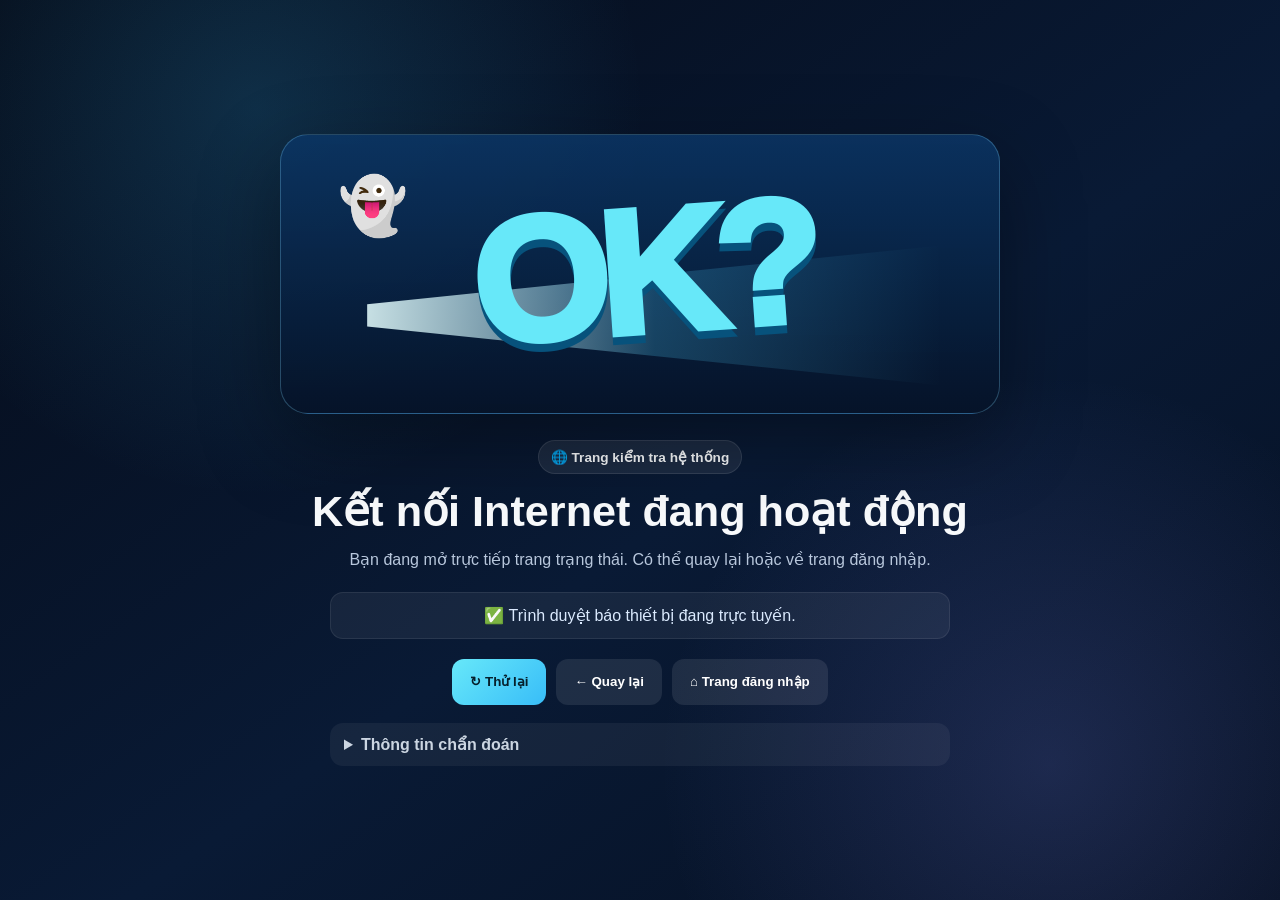
<file: offline.html>
<!DOCTYPE html>
<html lang="vi">

<head>
    <meta charset="UTF-8">
    <meta name="viewport" content="width=device-width, initial-scale=1.0">
    <meta name="application-version" content="4.4.0">
    <meta name="theme-color" content="#07111f">
    <title>Trạng thái hệ thống</title>
    <style>
        * {
            box-sizing: border-box;
        }

        body {
            margin: 0;
            min-height: 100vh;
            min-height: 100dvh;
            display: grid;
            place-items: center;
            padding: 20px;
            font-family: Inter, Arial, sans-serif;
            color: #f8fafc;
            background:
                radial-gradient(circle at 20% 12%, rgba(56, 189, 248, .18), transparent 30%),
                radial-gradient(circle at 82% 85%, rgba(129, 140, 248, .18), transparent 30%),
                linear-gradient(145deg, #050b18, #091a35 55%, #061022);
        }

        .box {
            width: min(720px, 100%);
            text-align: center;
        }

        .scene {
            position: relative;
            height: 280px;
            overflow: hidden;
            border-radius: 28px;
            border: 1px solid rgba(125, 211, 252, .28);
            background: linear-gradient(180deg, rgba(11, 53, 100, .88), rgba(6, 19, 40, .94));
            box-shadow: 0 28px 80px rgba(0, 0, 0, .35);
            margin-bottom: 26px;
        }

        .ghost {
            position: absolute;
            top: 38px;
            left: 8%;
            font-size: 56px;
            animation: float 2.6s ease-in-out infinite;
            z-index: 3;
        }

        .beam {
            position: absolute;
            top: 110px;
            left: 12%;
            width: 80%;
            height: 140px;
            background: linear-gradient(90deg, rgba(230, 255, 255, .86), rgba(80, 210, 255, .22), transparent);
            clip-path: polygon(0 42%, 100% 0, 100% 100%, 0 58%);
        }

        .code {
            position: absolute;
            inset: 50% auto auto 50%;
            transform: translate(-50%, -50%) rotate(-4deg);
            font-size: clamp(5.8rem, 22vw, 11rem);
            font-weight: 1000;
            color: #67e8f9;
            text-shadow: 0 8px 0 #07527c;
            z-index: 4;
            letter-spacing: -.06em;
        }

        .status-pill {
            display: inline-flex;
            align-items: center;
            gap: 8px;
            padding: 8px 12px;
            margin-bottom: 12px;
            border-radius: 999px;
            font-size: .85rem;
            font-weight: 800;
            background: rgba(255, 255, 255, .08);
            border: 1px solid rgba(255, 255, 255, .10);
        }

        h1 {
            margin: 0 0 10px;
            font-size: clamp(1.8rem, 6vw, 2.7rem);
        }

        .lead {
            margin: 0 auto;
            max-width: 620px;
            color: #b8c7dc;
            line-height: 1.7;
        }

        #networkStatus {
            margin: 18px auto 0;
            padding: 13px 15px;
            max-width: 620px;
            border-radius: 13px;
            color: #dbeafe;
            background: rgba(255, 255, 255, .06);
            border: 1px solid rgba(255, 255, 255, .08);
        }

        .actions {
            display: flex;
            justify-content: center;
            flex-wrap: wrap;
            gap: 10px;
            margin-top: 20px;
        }

        button,
        a {
            min-height: 46px;
            padding: 0 18px;
            border-radius: 12px;
            border: 0;
            cursor: pointer;
            display: inline-flex;
            align-items: center;
            justify-content: center;
            text-decoration: none;
            font-weight: 850;
        }

        .primary {
            background: linear-gradient(135deg, #67e8f9, #38bdf8);
            color: #06202c;
        }

        .secondary {
            background: rgba(255, 255, 255, .09);
            color: white;
        }

        details {
            margin: 18px auto 0;
            max-width: 620px;
            padding: 12px 14px;
            text-align: left;
            border-radius: 13px;
            background: rgba(255, 255, 255, .05);
            color: #cbd5e1;
        }

        summary {
            cursor: pointer;
            font-weight: 800;
        }

        #diagnostics {
            margin-top: 10px;
            white-space: pre-wrap;
            word-break: break-word;
            font: 12px/1.6 Consolas, monospace;
        }

        @keyframes float {

            0%,
            100% {
                transform: translateY(0)
            }

            50% {
                transform: translateY(-12px)
            }
        }

        @media (max-width: 520px) {
            .scene {
                height: 230px
            }

            .ghost {
                top: 26px;
                font-size: 46px
            }

            .beam {
                top: 90px
            }

            .actions>* {
                width: 100%
            }
        }
    </style>
</head>

<body>
    <main class="box">
        <div class="scene" aria-hidden="true">
            <div class="ghost">👻</div>
            <div class="beam"></div>
            <div class="code" id="errorCode">404</div>
        </div>

        <div class="status-pill" id="statusPill">Đang kiểm tra trạng thái...</div>
        <h1 id="title">Có ai ở đó không?</h1>
        <p class="lead" id="message">Hệ thống đang xác định đây là lỗi đường dẫn hay sự cố kết nối.</p>
        <div id="networkStatus">Đang kiểm tra Internet và Service Worker...</div>

        <div class="actions">
            <button type="button" class="primary" onclick="retryPage()">↻ Thử lại</button>
            <button type="button" class="secondary" onclick="goBack()">← Quay lại</button>
            <button type="button" class="secondary" onclick="goHome()">⌂ Trang đăng nhập</button>
        </div>

        <details>
            <summary>Thông tin chẩn đoán</summary>
            <div id="diagnostics"></div>
        </details>
    </main>

    <script>
        (() => {
            'use strict';
            const appVersion = '4.4.0';
            const injectedMode = window.__APP_SW_ERROR_MODE__ || '';
            const failedUrl = window.__APP_FAILED_URL__ || new URLSearchParams(location.search).get('from') || location.href;
            let mode = injectedMode || (navigator.onLine ? 'status' : 'offline');
            let wasOffline = mode === 'offline' || !navigator.onLine;
            let autoRetried = false;

            const ui = {
                code: document.getElementById('errorCode'),
                pill: document.getElementById('statusPill'),
                title: document.getElementById('title'),
                message: document.getElementById('message'),
                network: document.getElementById('networkStatus'),
                diagnostics: document.getElementById('diagnostics')
            };

            function setText(el, text) { if (el) el.textContent = text; }

            function render() {
                const online = navigator.onLine;
                if (mode === '404') {
                    setText(ui.code, '404');
                    setText(ui.pill, '🔎 Không tìm thấy tài nguyên');
                    setText(ui.title, 'Trang này không tồn tại');
                    setText(ui.message, 'Máy chủ đang hoạt động nhưng đường dẫn bạn mở không tồn tại, đã bị đổi tên hoặc đã bị xóa.');
                    setText(ui.network, online ? '✅ Internet đang hoạt động. Đây là lỗi 404, không phải mất mạng.' : '⚠️ Thiết bị vừa mất mạng trong lúc đang ở trang 404.');
                } else if (mode === 'server') {
                    setText(ui.code, '503');
                    setText(ui.pill, '🛠️ Máy chủ tạm thời không sẵn sàng');
                    setText(ui.title, 'Hệ thống chưa thể phản hồi');
                    setText(ui.message, 'Máy chủ trả về lỗi tạm thời. Dữ liệu đám mây chưa được xác nhận nên ứng dụng không mở giao diện chính.');
                    setText(ui.network, online ? '🌐 Internet có kết nối; hãy thử lại sau khi máy chủ phục hồi.' : '📴 Thiết bị hiện cũng đang ngoại tuyến.');
                } else if (mode === 'offline' || !online) {
                    mode = 'offline';
                    setText(ui.code, 'OFF');
                    setText(ui.pill, '📴 Ngoại tuyến');
                    setText(ui.title, 'Mất kết nối Internet');
                    setText(ui.message, 'Không thể lấy dữ liệu mới nhất từ các dịch vụ đám mây. Trang chính được khóa để tránh hiển thị dữ liệu chưa đầy đủ.');
                    setText(ui.network, '⚠️ Hãy kiểm tra Wi‑Fi/4G/5G. Khi mạng trở lại, hệ thống sẽ thử tải lại một lần.');
                } else {
                    setText(ui.code, 'OK?');
                    setText(ui.pill, '🌐 Trang kiểm tra hệ thống');
                    setText(ui.title, 'Kết nối Internet đang hoạt động');
                    setText(ui.message, 'Bạn đang mở trực tiếp trang trạng thái. Có thể quay lại hoặc về trang đăng nhập.');
                    setText(ui.network, '✅ Trình duyệt báo thiết bị đang trực tuyến.');
                }

                updateDiagnostics();
            }

            async function getScopeInfo() {
                try {
                    if (!('serviceWorker' in navigator)) return { sw: 'unsupported', scope: '' };
                    const registration = await navigator.serviceWorker.getRegistration();
                    return {
                        sw: navigator.serviceWorker.controller ? 'controlled' : (registration ? 'registered' : 'not-registered'),
                        scope: registration ? registration.scope : ''
                    };
                } catch (error) {
                    return { sw: 'error: ' + error.message, scope: '' };
                }
            }

            async function updateDiagnostics() {
                const info = await getScopeInfo();
                setText(ui.diagnostics,
                    `Phiên bản: ${appVersion}\n` +
                    `Chế độ: ${mode}\n` +
                    `Online: ${navigator.onLine}\n` +
                    `URL lỗi: ${failedUrl}\n` +
                    `Service Worker: ${info.sw}\n` +
                    `Scope: ${info.scope || '(không có)'}\n` +
                    `Thời gian: ${new Date().toLocaleString('vi-VN')}`
                );
            }

            window.retryPage = function () {
                if (failedUrl && failedUrl !== location.href && /^https?:/i.test(failedUrl)) {
                    location.href = failedUrl;
                } else {
                    location.reload();
                }
            };

            window.goBack = function () {
                if (history.length > 1) history.back();
                else goHome();
            };

            window.goHome = async function () {
                try {
                    if ('serviceWorker' in navigator) {
                        const registration = await navigator.serviceWorker.getRegistration();
                        if (registration && registration.scope) {
                            location.href = new URL('index.html', registration.scope).href;
                            return;
                        }
                        if (navigator.serviceWorker.controller && navigator.serviceWorker.controller.scriptURL) {
                            location.href = new URL('index.html', navigator.serviceWorker.controller.scriptURL).href;
                            return;
                        }
                    }
                } catch (_) { }
                location.href = new URL('/index.html', location.origin).href;
            };

            window.addEventListener('online', () => {
                render();
                if (wasOffline && !autoRetried && mode === 'offline') {
                    autoRetried = true;
                    setText(ui.network, '✅ Đã có Internet. Đang thử mở lại trang trước...');
                    setTimeout(() => retryPage(), 900);
                }
            });
            window.addEventListener('offline', render);
            render();
        })();
    </script>
    <script src="js/security.js?v=20261017.production.split1"></script>
</body>

</html>
</file>
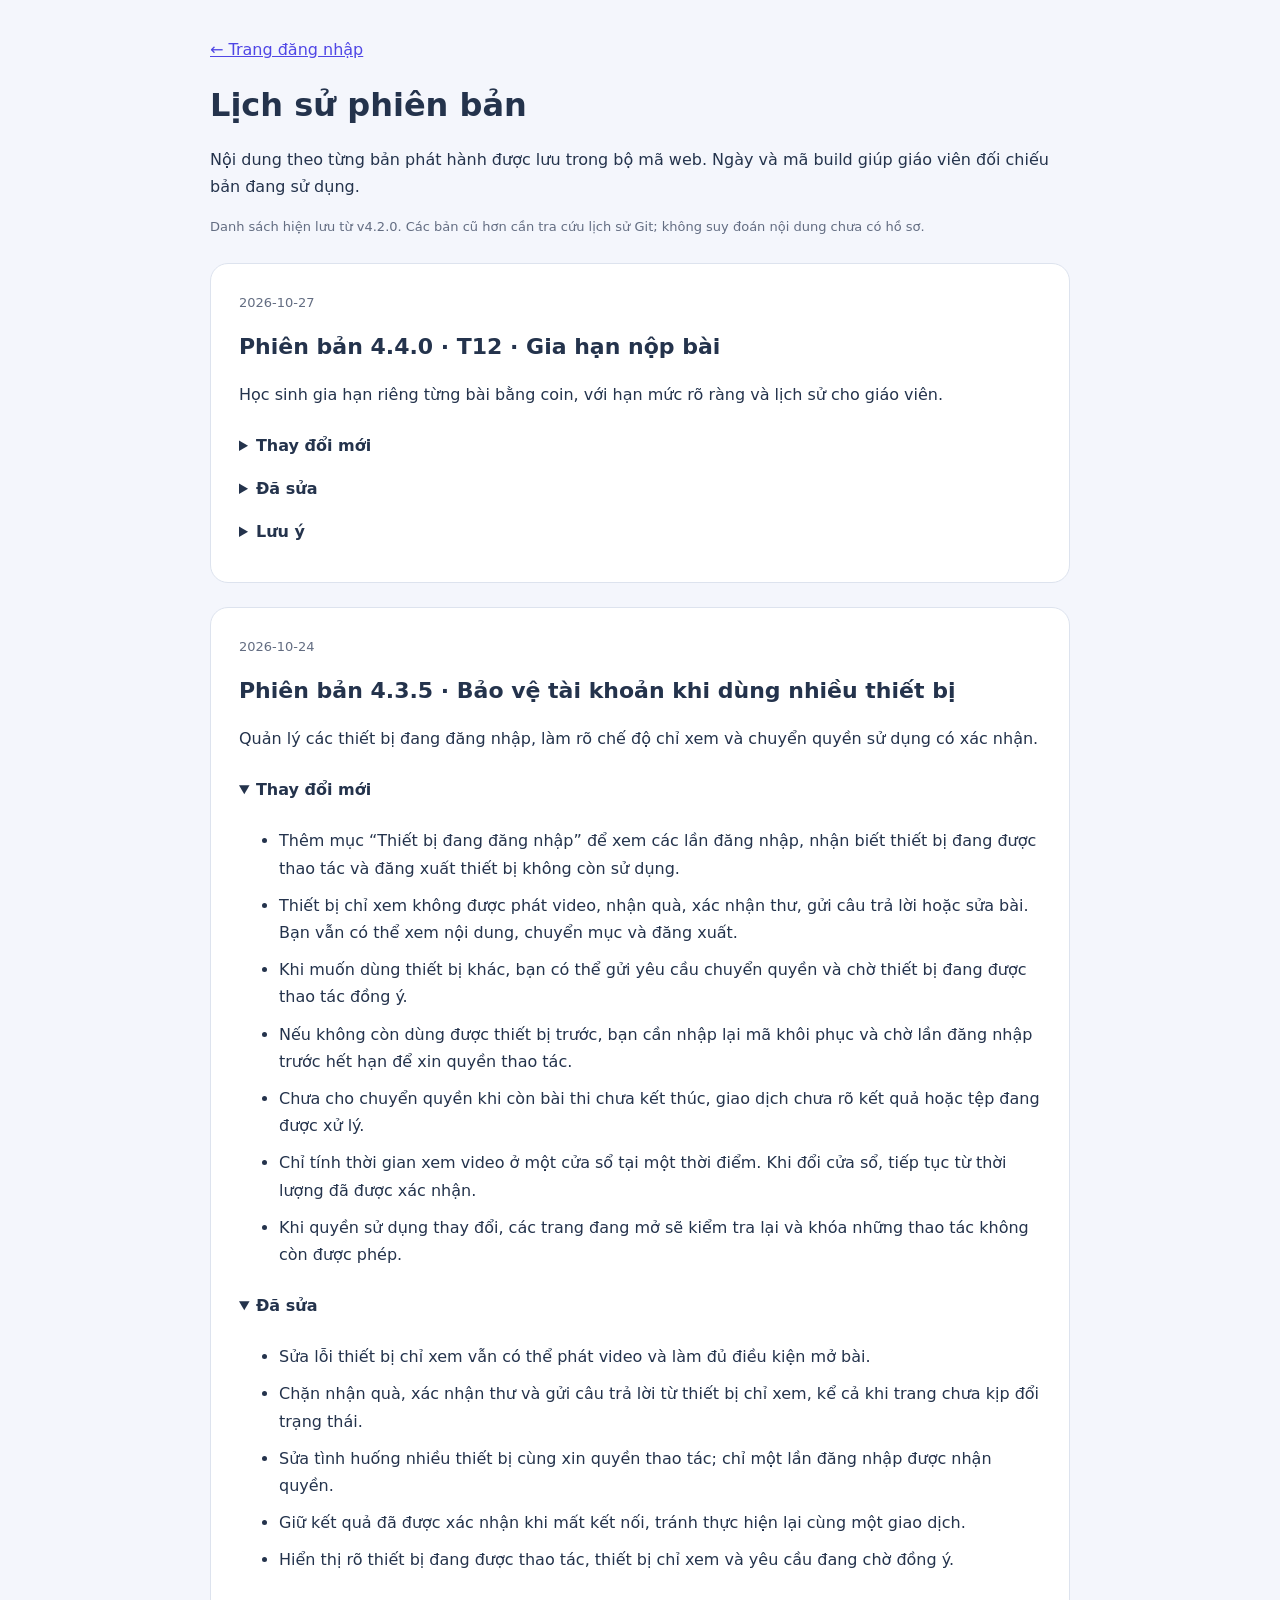
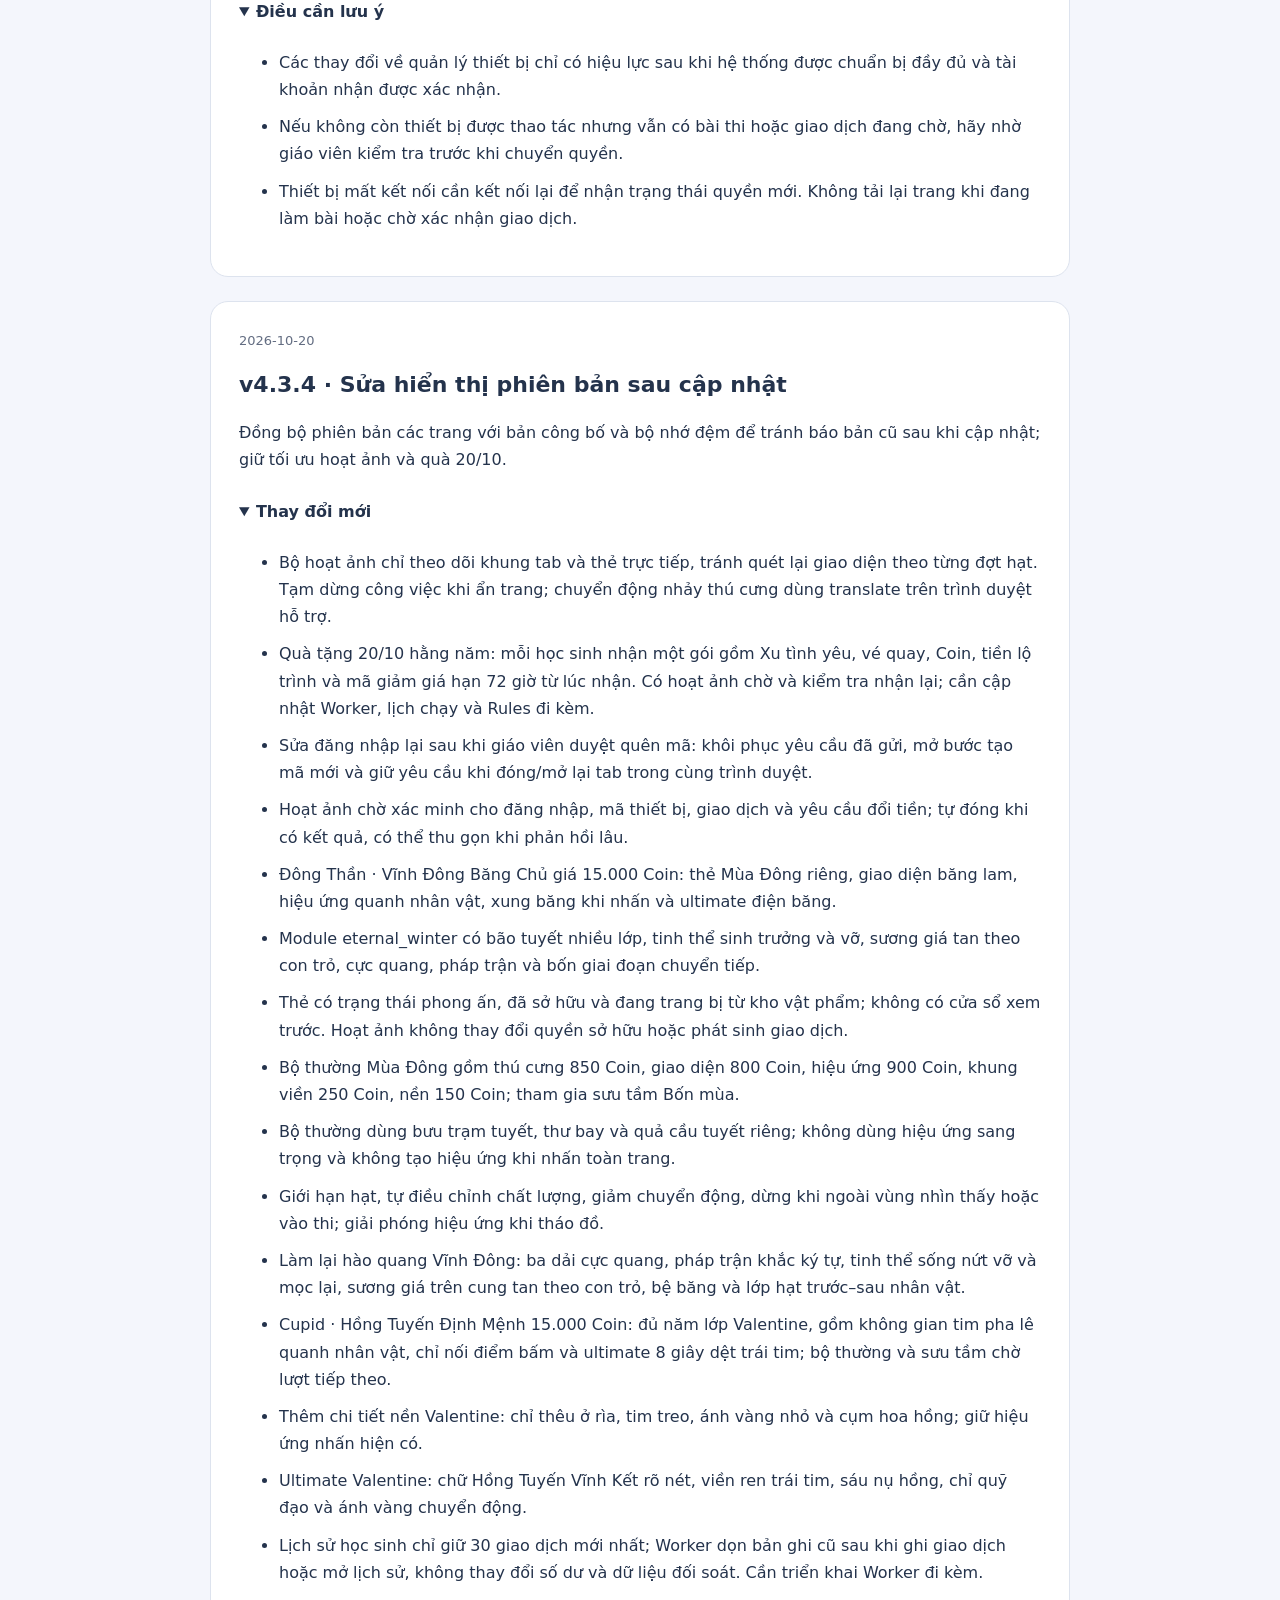
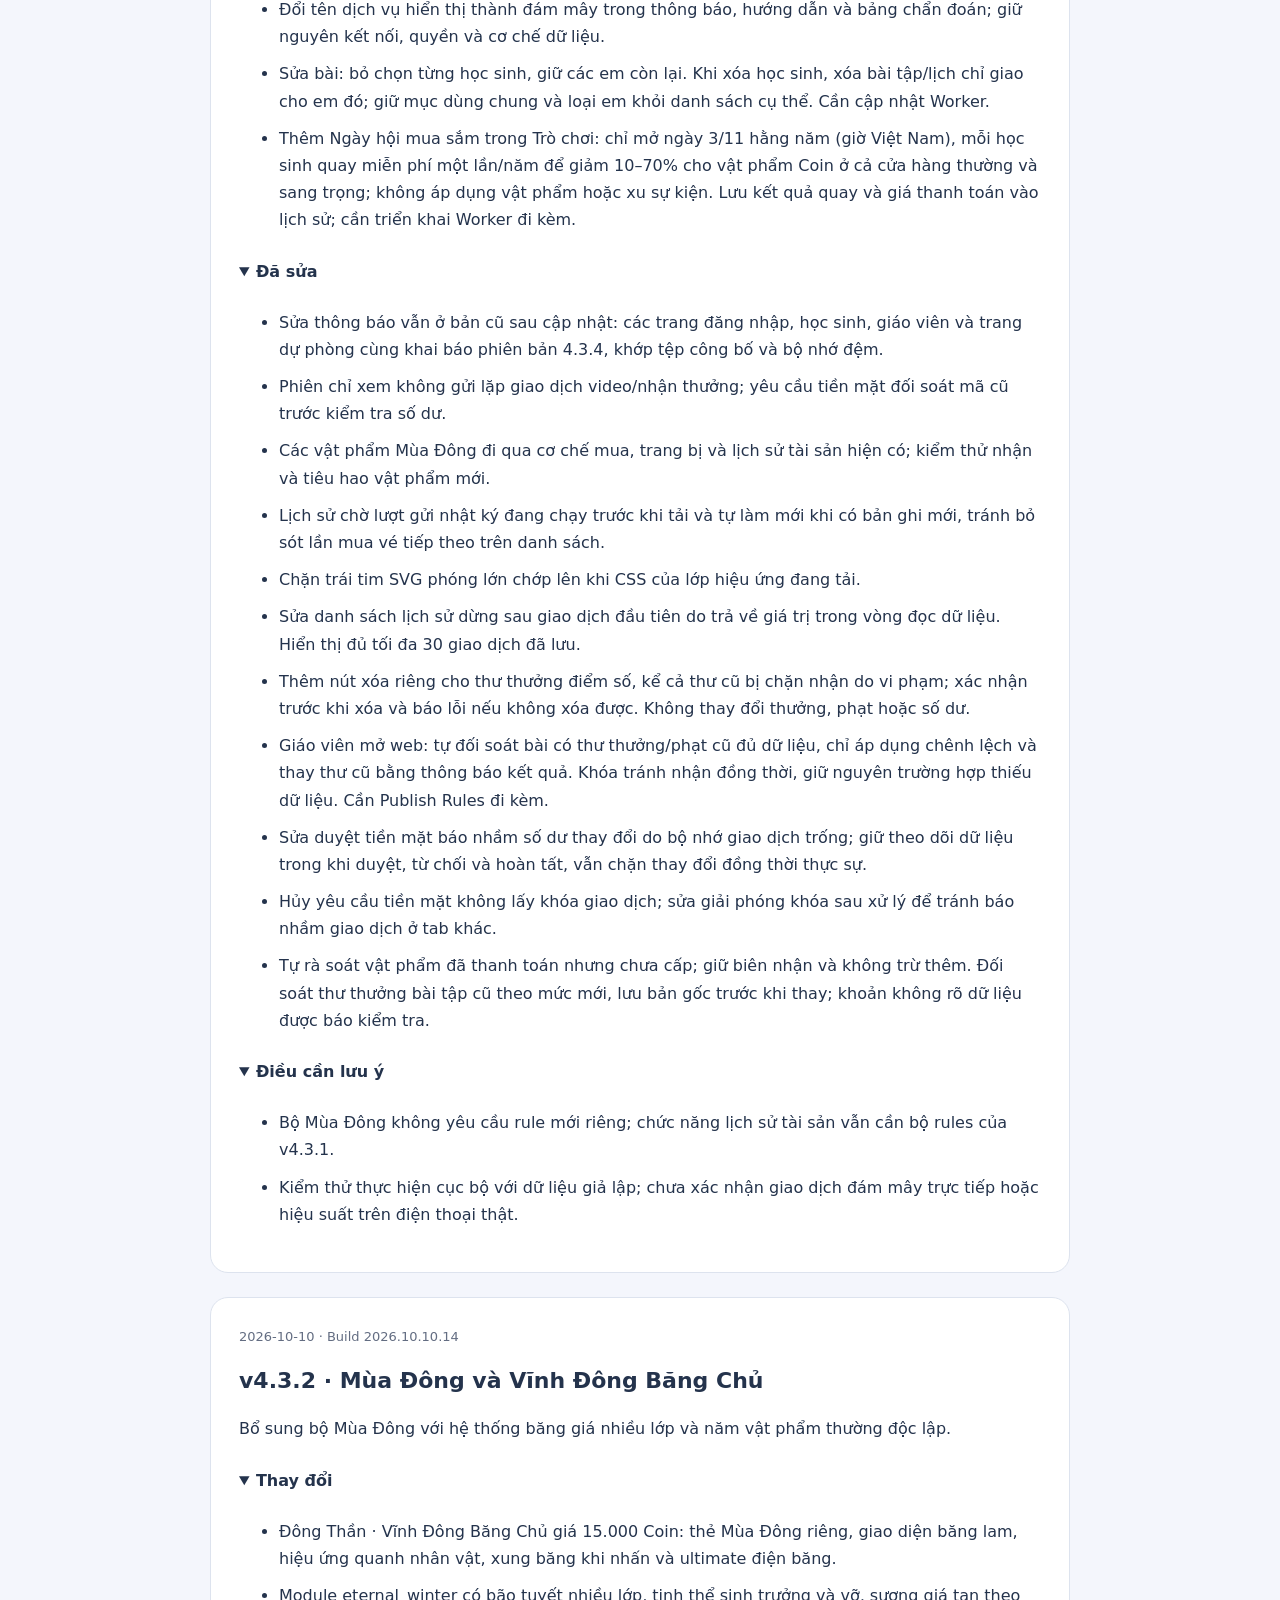
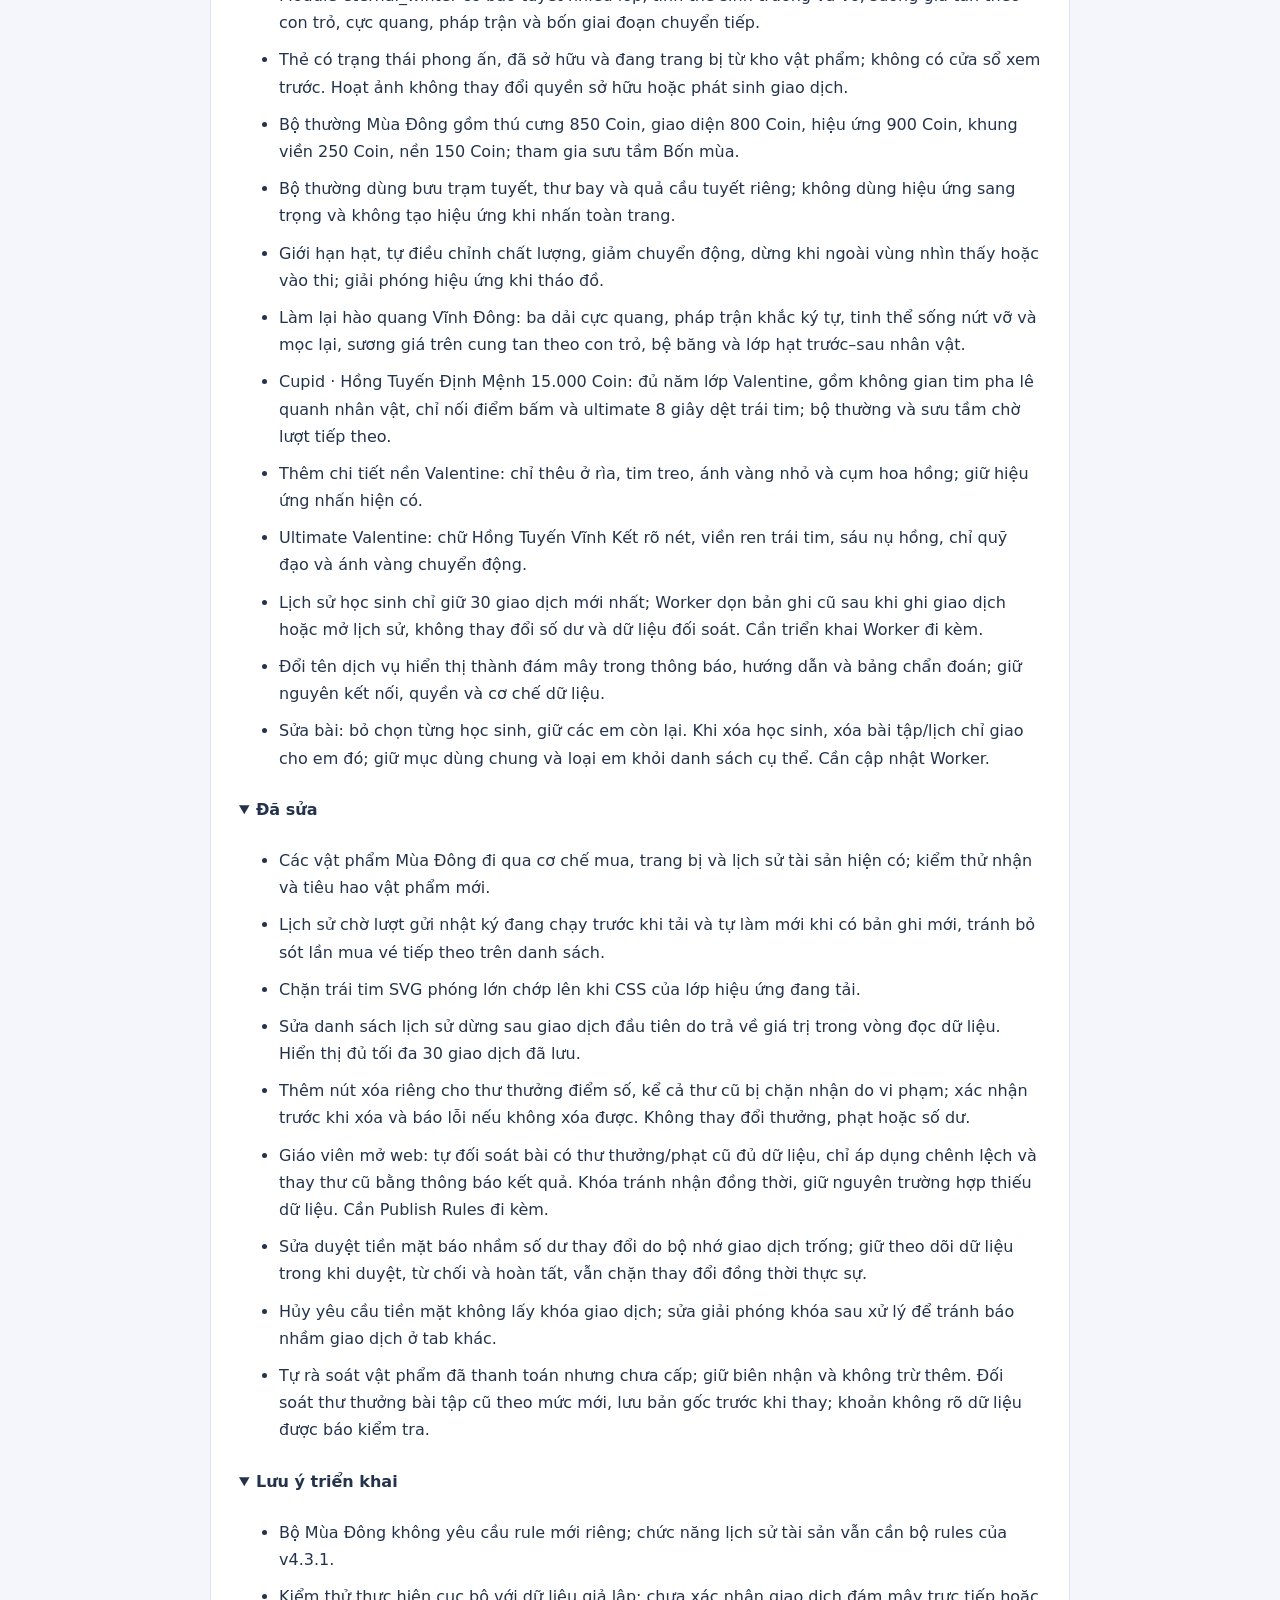
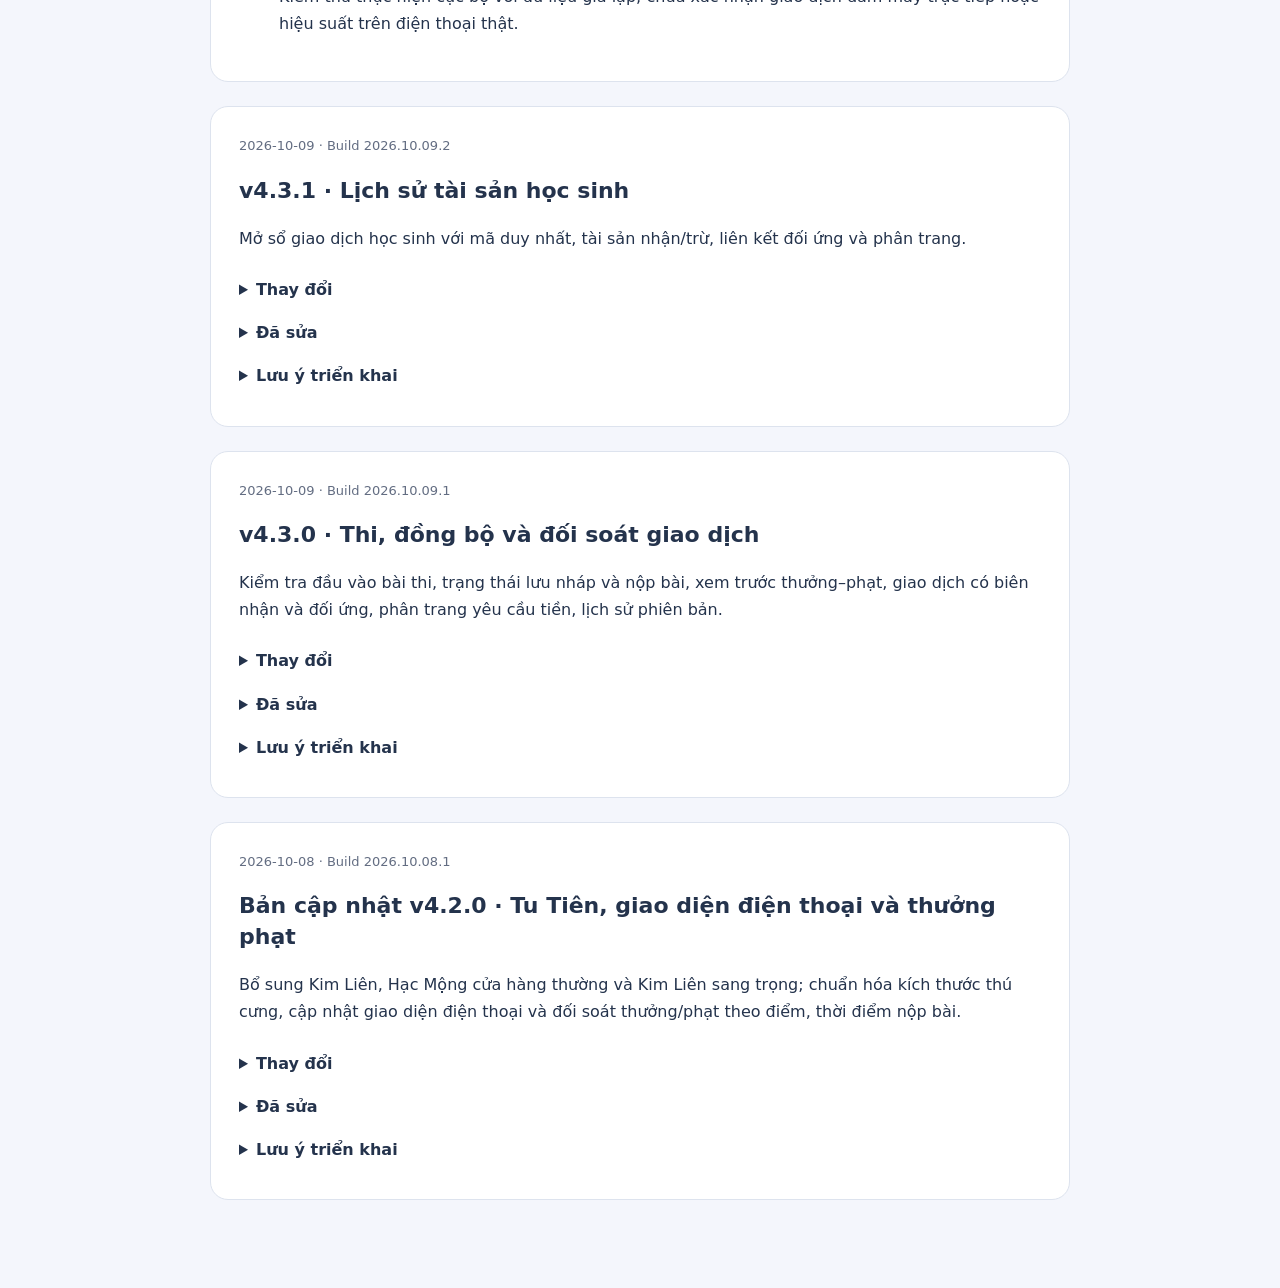
<file: release-history.html>
<!doctype html><html lang="vi"><head><meta charset="utf-8"><meta name="viewport" content="width=device-width,initial-scale=1"><title>Lịch sử phiên bản · Học tập</title><style>*{box-sizing:border-box}body{margin:0;background:#f4f6fc;color:#24334c;font:16px/1.7 system-ui}main{max-width:900px;margin:auto;padding:36px 20px 64px}h1{font-size:32px;line-height:1.25}h2{font-size:22px;line-height:1.4}.meta{font-size:13px;color:#636d82}article{padding:28px;background:white;border:1px solid #dde3ee;border-radius:18px;margin:24px 0;overflow-wrap:anywhere}summary{cursor:pointer;font-weight:650;padding:8px 0}li{margin:10px 0}a{color:#4f46e5}@media(max-width:600px){main{padding:24px 14px}article{padding:18px}h1{font-size:27px}}</style></head><body><main><a href="index.html">← Trang đăng nhập</a><h1>Lịch sử phiên bản</h1><p>Nội dung theo từng bản phát hành được lưu trong bộ mã web. Ngày và mã build giúp giáo viên đối chiếu bản đang sử dụng.</p><p class="meta">Danh sách hiện lưu từ v4.2.0. Các bản cũ hơn cần tra cứu lịch sử Git; không suy đoán nội dung chưa có hồ sơ.</p><article><div class="meta">2026-10-27</div><h2>Phiên bản 4.4.0 · T12 · Gia hạn nộp bài</h2><p>Học sinh gia hạn riêng từng bài bằng coin, với hạn mức rõ ràng và lịch sử cho giáo viên.</p><details><summary>Thay đổi mới</summary><ul><li>Thêm nút Gia hạn ở Bài tập cần làm, chọn ngày giờ và xem phí trước khi xác nhận.</li><li>Tối đa 2 lần cho mỗi bài; không quá 14 ngày từ giờ giao và không sang tháng kế tiếp.</li><li>Phí 100 coin/giờ, tính lẻ theo phút; chỉ thu thêm phần chưa trả và không thu lại thời gian giáo viên cho miễn phí.</li><li>Giáo viên xem Có gia hạn, hạn riêng và lịch sử thanh toán, hoàn coin.</li><li>Bài cũ thiếu mốc gốc có bước xác nhận của giáo viên trước khi cho gia hạn.</li></ul></details><details><summary>Đã sửa</summary><ul><li>Giữ cùng yêu cầu khi mất kết nối để không trừ coin hoặc hoàn coin trùng.</li><li>Trừ coin và lưu hạn riêng cùng nhau; hoàn coin cùng thay đổi của giáo viên.</li><li>Giữ nội dung và tệp đang chọn khi hạn nộp thay đổi.</li><li>Gia hạn không tăng đồng hồ làm bài, không mở bài đã nộp và không xóa lỗi quá hạn đã có.</li></ul></details><details><summary>Lưu ý</summary><ul><li>Chức năng chỉ mở sau khi máy chủ và quyền truy cập đã được cập nhật, và từng tài khoản nhận xác nhận.</li><li>Bài đã bị thu tự động được tính là đã nộp và không thể gia hạn.</li></ul></details></article><article><div class="meta">2026-10-24</div><h2>Phiên bản 4.3.5 · Bảo vệ tài khoản khi dùng nhiều thiết bị</h2><p>Quản lý các thiết bị đang đăng nhập, làm rõ chế độ chỉ xem và chuyển quyền sử dụng có xác nhận.</p><details open><summary>Thay đổi mới</summary><ul><li>Thêm mục “Thiết bị đang đăng nhập” để xem các lần đăng nhập, nhận biết thiết bị đang được thao tác và đăng xuất thiết bị không còn sử dụng.</li><li>Thiết bị chỉ xem không được phát video, nhận quà, xác nhận thư, gửi câu trả lời hoặc sửa bài. Bạn vẫn có thể xem nội dung, chuyển mục và đăng xuất.</li><li>Khi muốn dùng thiết bị khác, bạn có thể gửi yêu cầu chuyển quyền và chờ thiết bị đang được thao tác đồng ý.</li><li>Nếu không còn dùng được thiết bị trước, bạn cần nhập lại mã khôi phục và chờ lần đăng nhập trước hết hạn để xin quyền thao tác.</li><li>Chưa cho chuyển quyền khi còn bài thi chưa kết thúc, giao dịch chưa rõ kết quả hoặc tệp đang được xử lý.</li><li>Chỉ tính thời gian xem video ở một cửa sổ tại một thời điểm. Khi đổi cửa sổ, tiếp tục từ thời lượng đã được xác nhận.</li><li>Khi quyền sử dụng thay đổi, các trang đang mở sẽ kiểm tra lại và khóa những thao tác không còn được phép.</li></ul></details><details open><summary>Đã sửa</summary><ul><li>Sửa lỗi thiết bị chỉ xem vẫn có thể phát video và làm đủ điều kiện mở bài.</li><li>Chặn nhận quà, xác nhận thư và gửi câu trả lời từ thiết bị chỉ xem, kể cả khi trang chưa kịp đổi trạng thái.</li><li>Sửa tình huống nhiều thiết bị cùng xin quyền thao tác; chỉ một lần đăng nhập được nhận quyền.</li><li>Giữ kết quả đã được xác nhận khi mất kết nối, tránh thực hiện lại cùng một giao dịch.</li><li>Hiển thị rõ thiết bị đang được thao tác, thiết bị chỉ xem và yêu cầu đang chờ đồng ý.</li></ul></details><details open><summary>Điều cần lưu ý</summary><ul><li>Các thay đổi về quản lý thiết bị chỉ có hiệu lực sau khi hệ thống được chuẩn bị đầy đủ và tài khoản nhận được xác nhận.</li><li>Nếu không còn thiết bị được thao tác nhưng vẫn có bài thi hoặc giao dịch đang chờ, hãy nhờ giáo viên kiểm tra trước khi chuyển quyền.</li><li>Thiết bị mất kết nối cần kết nối lại để nhận trạng thái quyền mới. Không tải lại trang khi đang làm bài hoặc chờ xác nhận giao dịch.</li></ul></details></article><article><div class="meta">2026-10-20</div><h2>v4.3.4 · Sửa hiển thị phiên bản sau cập nhật</h2><p>Đồng bộ phiên bản các trang với bản công bố và bộ nhớ đệm để tránh báo bản cũ sau khi cập nhật; giữ tối ưu hoạt ảnh và quà 20/10.</p><details open><summary>Thay đổi mới</summary><ul><li>Bộ hoạt ảnh chỉ theo dõi khung tab và thẻ trực tiếp, tránh quét lại giao diện theo từng đợt hạt. Tạm dừng công việc khi ẩn trang; chuyển động nhảy thú cưng dùng translate trên trình duyệt hỗ trợ.</li><li>Quà tặng 20/10 hằng năm: mỗi học sinh nhận một gói gồm Xu tình yêu, vé quay, Coin, tiền lộ trình và mã giảm giá hạn 72 giờ từ lúc nhận. Có hoạt ảnh chờ và kiểm tra nhận lại; cần cập nhật Worker, lịch chạy và Rules đi kèm.</li><li>Sửa đăng nhập lại sau khi giáo viên duyệt quên mã: khôi phục yêu cầu đã gửi, mở bước tạo mã mới và giữ yêu cầu khi đóng/mở lại tab trong cùng trình duyệt.</li><li>Hoạt ảnh chờ xác minh cho đăng nhập, mã thiết bị, giao dịch và yêu cầu đổi tiền; tự đóng khi có kết quả, có thể thu gọn khi phản hồi lâu.</li><li>Đông Thần · Vĩnh Đông Băng Chủ giá 15.000 Coin: thẻ Mùa Đông riêng, giao diện băng lam, hiệu ứng quanh nhân vật, xung băng khi nhấn và ultimate điện băng.</li><li>Module eternal_winter có bão tuyết nhiều lớp, tinh thể sinh trưởng và vỡ, sương giá tan theo con trỏ, cực quang, pháp trận và bốn giai đoạn chuyển tiếp.</li><li>Thẻ có trạng thái phong ấn, đã sở hữu và đang trang bị từ kho vật phẩm; không có cửa sổ xem trước. Hoạt ảnh không thay đổi quyền sở hữu hoặc phát sinh giao dịch.</li><li>Bộ thường Mùa Đông gồm thú cưng 850 Coin, giao diện 800 Coin, hiệu ứng 900 Coin, khung viền 250 Coin, nền 150 Coin; tham gia sưu tầm Bốn mùa.</li><li>Bộ thường dùng bưu trạm tuyết, thư bay và quả cầu tuyết riêng; không dùng hiệu ứng sang trọng và không tạo hiệu ứng khi nhấn toàn trang.</li><li>Giới hạn hạt, tự điều chỉnh chất lượng, giảm chuyển động, dừng khi ngoài vùng nhìn thấy hoặc vào thi; giải phóng hiệu ứng khi tháo đồ.</li><li>Làm lại hào quang Vĩnh Đông: ba dải cực quang, pháp trận khắc ký tự, tinh thể sống nứt vỡ và mọc lại, sương giá trên cung tan theo con trỏ, bệ băng và lớp hạt trước–sau nhân vật.</li><li>Cupid · Hồng Tuyến Định Mệnh 15.000 Coin: đủ năm lớp Valentine, gồm không gian tim pha lê quanh nhân vật, chỉ nối điểm bấm và ultimate 8 giây dệt trái tim; bộ thường và sưu tầm chờ lượt tiếp theo.</li><li>Thêm chi tiết nền Valentine: chỉ thêu ở rìa, tim treo, ánh vàng nhỏ và cụm hoa hồng; giữ hiệu ứng nhấn hiện có.</li><li>Ultimate Valentine: chữ Hồng Tuyến Vĩnh Kết rõ nét, viền ren trái tim, sáu nụ hồng, chỉ quỹ đạo và ánh vàng chuyển động.</li><li>Lịch sử học sinh chỉ giữ 30 giao dịch mới nhất; Worker dọn bản ghi cũ sau khi ghi giao dịch hoặc mở lịch sử, không thay đổi số dư và dữ liệu đối soát. Cần triển khai Worker đi kèm.</li><li>Đổi tên dịch vụ hiển thị thành đám mây trong thông báo, hướng dẫn và bảng chẩn đoán; giữ nguyên kết nối, quyền và cơ chế dữ liệu.</li><li>Sửa bài: bỏ chọn từng học sinh, giữ các em còn lại. Khi xóa học sinh, xóa bài tập/lịch chỉ giao cho em đó; giữ mục dùng chung và loại em khỏi danh sách cụ thể. Cần cập nhật Worker.</li><li>Thêm Ngày hội mua sắm trong Trò chơi: chỉ mở ngày 3/11 hằng năm (giờ Việt Nam), mỗi học sinh quay miễn phí một lần/năm để giảm 10–70% cho vật phẩm Coin ở cả cửa hàng thường và sang trọng; không áp dụng vật phẩm hoặc xu sự kiện. Lưu kết quả quay và giá thanh toán vào lịch sử; cần triển khai Worker đi kèm.</li></ul></details><details open><summary>Đã sửa</summary><ul><li>Sửa thông báo vẫn ở bản cũ sau cập nhật: các trang đăng nhập, học sinh, giáo viên và trang dự phòng cùng khai báo phiên bản 4.3.4, khớp tệp công bố và bộ nhớ đệm.</li><li>Phiên chỉ xem không gửi lặp giao dịch video/nhận thưởng; yêu cầu tiền mặt đối soát mã cũ trước kiểm tra số dư.</li><li>Các vật phẩm Mùa Đông đi qua cơ chế mua, trang bị và lịch sử tài sản hiện có; kiểm thử nhận và tiêu hao vật phẩm mới.</li><li>Lịch sử chờ lượt gửi nhật ký đang chạy trước khi tải và tự làm mới khi có bản ghi mới, tránh bỏ sót lần mua vé tiếp theo trên danh sách.</li><li>Chặn trái tim SVG phóng lớn chớp lên khi CSS của lớp hiệu ứng đang tải.</li><li>Sửa danh sách lịch sử dừng sau giao dịch đầu tiên do trả về giá trị trong vòng đọc dữ liệu. Hiển thị đủ tối đa 30 giao dịch đã lưu.</li><li>Thêm nút xóa riêng cho thư thưởng điểm số, kể cả thư cũ bị chặn nhận do vi phạm; xác nhận trước khi xóa và báo lỗi nếu không xóa được. Không thay đổi thưởng, phạt hoặc số dư.</li><li>Giáo viên mở web: tự đối soát bài có thư thưởng/phạt cũ đủ dữ liệu, chỉ áp dụng chênh lệch và thay thư cũ bằng thông báo kết quả. Khóa tránh nhận đồng thời, giữ nguyên trường hợp thiếu dữ liệu. Cần Publish Rules đi kèm.</li><li>Sửa duyệt tiền mặt báo nhầm số dư thay đổi do bộ nhớ giao dịch trống; giữ theo dõi dữ liệu trong khi duyệt, từ chối và hoàn tất, vẫn chặn thay đổi đồng thời thực sự.</li><li>Hủy yêu cầu tiền mặt không lấy khóa giao dịch; sửa giải phóng khóa sau xử lý để tránh báo nhầm giao dịch ở tab khác.</li><li>Tự rà soát vật phẩm đã thanh toán nhưng chưa cấp; giữ biên nhận và không trừ thêm. Đối soát thư thưởng bài tập cũ theo mức mới, lưu bản gốc trước khi thay; khoản không rõ dữ liệu được báo kiểm tra.</li></ul></details><details open><summary>Điều cần lưu ý</summary><ul><li>Bộ Mùa Đông không yêu cầu rule mới riêng; chức năng lịch sử tài sản vẫn cần bộ rules của v4.3.1.</li><li>Kiểm thử thực hiện cục bộ với dữ liệu giả lập; chưa xác nhận giao dịch đám mây trực tiếp hoặc hiệu suất trên điện thoại thật.</li></ul></details></article><article><div class="meta">2026-10-10 · Build 2026.10.10.14</div><h2>v4.3.2 · Mùa Đông và Vĩnh Đông Băng Chủ</h2><p>Bổ sung bộ Mùa Đông với hệ thống băng giá nhiều lớp và năm vật phẩm thường độc lập.</p><details open><summary>Thay đổi</summary><ul><li>Đông Thần · Vĩnh Đông Băng Chủ giá 15.000 Coin: thẻ Mùa Đông riêng, giao diện băng lam, hiệu ứng quanh nhân vật, xung băng khi nhấn và ultimate điện băng.</li><li>Module eternal_winter có bão tuyết nhiều lớp, tinh thể sinh trưởng và vỡ, sương giá tan theo con trỏ, cực quang, pháp trận và bốn giai đoạn chuyển tiếp.</li><li>Thẻ có trạng thái phong ấn, đã sở hữu và đang trang bị từ kho vật phẩm; không có cửa sổ xem trước. Hoạt ảnh không thay đổi quyền sở hữu hoặc phát sinh giao dịch.</li><li>Bộ thường Mùa Đông gồm thú cưng 850 Coin, giao diện 800 Coin, hiệu ứng 900 Coin, khung viền 250 Coin, nền 150 Coin; tham gia sưu tầm Bốn mùa.</li><li>Bộ thường dùng bưu trạm tuyết, thư bay và quả cầu tuyết riêng; không dùng hiệu ứng sang trọng và không tạo hiệu ứng khi nhấn toàn trang.</li><li>Giới hạn hạt, tự điều chỉnh chất lượng, giảm chuyển động, dừng khi ngoài vùng nhìn thấy hoặc vào thi; giải phóng hiệu ứng khi tháo đồ.</li><li>Làm lại hào quang Vĩnh Đông: ba dải cực quang, pháp trận khắc ký tự, tinh thể sống nứt vỡ và mọc lại, sương giá trên cung tan theo con trỏ, bệ băng và lớp hạt trước–sau nhân vật.</li><li>Cupid · Hồng Tuyến Định Mệnh 15.000 Coin: đủ năm lớp Valentine, gồm không gian tim pha lê quanh nhân vật, chỉ nối điểm bấm và ultimate 8 giây dệt trái tim; bộ thường và sưu tầm chờ lượt tiếp theo.</li><li>Thêm chi tiết nền Valentine: chỉ thêu ở rìa, tim treo, ánh vàng nhỏ và cụm hoa hồng; giữ hiệu ứng nhấn hiện có.</li><li>Ultimate Valentine: chữ Hồng Tuyến Vĩnh Kết rõ nét, viền ren trái tim, sáu nụ hồng, chỉ quỹ đạo và ánh vàng chuyển động.</li><li>Lịch sử học sinh chỉ giữ 30 giao dịch mới nhất; Worker dọn bản ghi cũ sau khi ghi giao dịch hoặc mở lịch sử, không thay đổi số dư và dữ liệu đối soát. Cần triển khai Worker đi kèm.</li><li>Đổi tên dịch vụ hiển thị thành đám mây trong thông báo, hướng dẫn và bảng chẩn đoán; giữ nguyên kết nối, quyền và cơ chế dữ liệu.</li><li>Sửa bài: bỏ chọn từng học sinh, giữ các em còn lại. Khi xóa học sinh, xóa bài tập/lịch chỉ giao cho em đó; giữ mục dùng chung và loại em khỏi danh sách cụ thể. Cần cập nhật Worker.</li></ul></details><details open><summary>Đã sửa</summary><ul><li>Các vật phẩm Mùa Đông đi qua cơ chế mua, trang bị và lịch sử tài sản hiện có; kiểm thử nhận và tiêu hao vật phẩm mới.</li><li>Lịch sử chờ lượt gửi nhật ký đang chạy trước khi tải và tự làm mới khi có bản ghi mới, tránh bỏ sót lần mua vé tiếp theo trên danh sách.</li><li>Chặn trái tim SVG phóng lớn chớp lên khi CSS của lớp hiệu ứng đang tải.</li><li>Sửa danh sách lịch sử dừng sau giao dịch đầu tiên do trả về giá trị trong vòng đọc dữ liệu. Hiển thị đủ tối đa 30 giao dịch đã lưu.</li><li>Thêm nút xóa riêng cho thư thưởng điểm số, kể cả thư cũ bị chặn nhận do vi phạm; xác nhận trước khi xóa và báo lỗi nếu không xóa được. Không thay đổi thưởng, phạt hoặc số dư.</li><li>Giáo viên mở web: tự đối soát bài có thư thưởng/phạt cũ đủ dữ liệu, chỉ áp dụng chênh lệch và thay thư cũ bằng thông báo kết quả. Khóa tránh nhận đồng thời, giữ nguyên trường hợp thiếu dữ liệu. Cần Publish Rules đi kèm.</li><li>Sửa duyệt tiền mặt báo nhầm số dư thay đổi do bộ nhớ giao dịch trống; giữ theo dõi dữ liệu trong khi duyệt, từ chối và hoàn tất, vẫn chặn thay đổi đồng thời thực sự.</li><li>Hủy yêu cầu tiền mặt không lấy khóa giao dịch; sửa giải phóng khóa sau xử lý để tránh báo nhầm giao dịch ở tab khác.</li><li>Tự rà soát vật phẩm đã thanh toán nhưng chưa cấp; giữ biên nhận và không trừ thêm. Đối soát thư thưởng bài tập cũ theo mức mới, lưu bản gốc trước khi thay; khoản không rõ dữ liệu được báo kiểm tra.</li></ul></details><details open><summary>Lưu ý triển khai</summary><ul><li>Bộ Mùa Đông không yêu cầu rule mới riêng; chức năng lịch sử tài sản vẫn cần bộ rules của v4.3.1.</li><li>Kiểm thử thực hiện cục bộ với dữ liệu giả lập; chưa xác nhận giao dịch đám mây trực tiếp hoặc hiệu suất trên điện thoại thật.</li></ul></details></article><article><div class="meta">2026-10-09 · Build 2026.10.09.2</div><h2>v4.3.1 · Lịch sử tài sản học sinh</h2><p>Mở sổ giao dịch học sinh với mã duy nhất, tài sản nhận/trừ, liên kết đối ứng và phân trang.</p><details ><summary>Thay đổi</summary><ul><li>Mở nút Lịch sử bên học sinh, bỏ thông báo sắp cập nhật.</li><li>Theo dõi Coin, vé quay, tiền lộ trình, xu sự kiện, vật phẩm và thẻ giảm giá từ các thao tác tài sản trên bản web mới. Không ghi mặc/tháo đồ thành mua/mất đồ.</li><li>Mã riêng cho từng bản ghi, mã nghiệp vụ nếu có; khoản đối ứng và chấm lại liên kết khoản gốc. Học sinh chỉ xem, giáo viên vẫn là người tạo đối ứng.</li><li>Bộ lọc tài sản, nhận/trừ, đối ứng; tìm kiếm trong phần đã tải; 30 giao dịch mỗi trang, chi tiết thích ứng điện thoại.</li><li>Thanh toán/đối soát qua cập nhật nhiều nhánh ghi lịch sử trong cùng lần ghi. Thao tác transaction cũ ghi sau xác nhận, giữ nhật ký chờ trên máy để gửi lại khi lỗi.</li></ul></details><details ><summary>Đã sửa</summary><ul><li>Không ghi lại cùng khoản khi gửi lại nhật ký chờ. Không ghi lần transaction bị hủy hoặc từ chối.</li><li>Quyền lịch sử giới hạn theo tài khoản, không mở quyền xem toàn bộ nhật ký giáo viên.</li></ul></details><details ><summary>Lưu ý triển khai</summary><ul><li>Phải Publish database.rules.patched.json mới và cập nhật mã cho cả giáo viên, học sinh.</li><li>Lịch sử mới không phục dựng các giao dịch quá khứ chưa được ghi; thao tác từ web cũ, bảng quản trị đám mây hoặc công cụ bên ngoài không tự được ghi bởi mã trình duyệt mới.</li><li>Nhật ký transaction ghi sau xác nhận có thể đang chờ đồng bộ; cần giữ dữ liệu trình duyệt để gửi lại.</li><li>Các thao tác đặt số dư trực tiếp không có biên nhận trước/sau hiển thị giá trị mới, không suy đoán số thay đổi.</li></ul></details></article><article><div class="meta">2026-10-09 · Build 2026.10.09.1</div><h2>v4.3.0 · Thi, đồng bộ và đối soát giao dịch</h2><p>Kiểm tra đầu vào bài thi, trạng thái lưu nháp và nộp bài, xem trước thưởng–phạt, giao dịch có biên nhận và đối ứng, phân trang yêu cầu tiền, lịch sử phiên bản.</p><details ><summary>Thay đổi</summary><ul><li>Kiểm tra kết nối đám mây, phiên đăng nhập, bộ nhớ lưu nháp, trạng thái khóa và lịch bài trước khi vào thi.</li><li>Bảng đồng bộ tách trạng thái lưu trên máy, lưu đám mây và xác nhận nộp bài; không coi việc đang gửi là đã lưu.</li><li>Giáo viên xem trước thưởng gốc, Coin theo thời điểm, từng nhóm phạt và phần chênh lệch khi chấm lại.</li><li>Khoản trừ thủ công dùng mã cố định khi thử lại; số dư, biên nhận, nhật ký và thư cùng ghi trong một lần.</li><li>Tạo khoản đối ứng liên kết với khoản trừ mới, chỉ một lần, giữ nguyên lịch sử giao dịch gốc.</li><li>Yêu cầu tiền tải theo trạng thái, 30 bản ghi mỗi lần. Bài nộp và nhật ký giữ cơ chế phân trang hiện có.</li><li>Thêm trang lịch sử phiên bản từ thông tin phát hành đã lưu, kèm lưu ý triển khai.</li></ul></details><details ><summary>Đã sửa</summary><ul><li>Chặn nhấn lặp nút phạt trong khi đang xác nhận hoặc xử lý.</li><li>Không còn chuỗi trừ tiền rồi ghi thư/nhật ký riêng có nguy cơ thất bại một phần.</li></ul></details><details ><summary>Lưu ý triển khai</summary><ul><li>Phải Publish database.rules.patched.json mới trước khi dùng trừ tài sản/đối ứng.</li><li>Đối ứng tự động áp dụng cho khoản trừ thủ công được tạo từ bản này; khoản cũ không có biên nhận không được tự động hoàn.</li><li>Kiểm thử cục bộ không thay thế kiểm tra đám mây thực tế sau khi triển khai.</li></ul></details></article><article><div class="meta">2026-10-08 · Build 2026.10.08.1</div><h2>Bản cập nhật v4.2.0 · Tu Tiên, giao diện điện thoại và thưởng phạt</h2><p>Bổ sung Kim Liên, Hạc Mộng cửa hàng thường và Kim Liên sang trọng; chuẩn hóa kích thước thú cưng, cập nhật giao diện điện thoại và đối soát thưởng/phạt theo điểm, thời điểm nộp bài.</p><details ><summary>Thay đổi</summary><ul><li>Bổ sung bộ Kim Liên thường: thú cưng 850 Coin, giao diện 800 Coin, hiệu ứng 900 Coin, khung viền 250 Coin và nền 150 Coin; tag và thẻ riêng, hiệu ứng độc lập với bản sang trọng.</li><li>Bổ sung bộ Hạc Mộng thường gồm 5 loại vật phẩm với giá tương ứng 850 / 800 / 900 / 250 / 150 Coin; hiệu ứng mây, lông vũ và ultimate hạc bay riêng.</li><li>Kim Liên sang trọng giá 15.000 Coin: sửa nút mua/mặc/tháo, cập nhật tag Kim Liên, nâng cấp hào quang, thiên cung, pháp trận và ultimate nhiều lớp.</li><li>Đưa các thẻ Kim Liên xuống cuối từng cửa hàng. Nhân vật sang trọng cao tối đa 300 px, thường 160 px; tự giới hạn theo màn hình và giữ tỉ lệ ảnh.</li><li>Đổi nhóm sưu tầm Cầm Mộng thành Tu Tiên, gồm Cầm Mộng, Hạc Mộng và Kim Liên cửa hàng thường; giữ mã bộ sưu tập để bảo toàn lịch sử nhận thưởng.</li><li>Trang bị sang trọng vẫn cho phép dùng nhạc và khung viền cửa hàng thường; không dùng đồng thời thú cưng, giao diện, hiệu ứng hoặc nền thường.</li><li>Cập nhật bố cục điện thoại cho giáo viên và học sinh, bảng lộ trình cuộn ngang và cơ chế mở thông tin thẻ sang trọng.</li><li>Trắc nghiệm mới nhập hoặc thêm được kiểm tra, chỉnh sửa trong cửa sổ riêng; khi phát hiện thiếu nội dung/đáp án, mở cửa sổ và chuyển đến câu cần xử lý.</li><li>Hồ sơ học sinh có nút sửa/lưu sở thích và châm ngôn; giáo viên vẫn xem và chỉnh được thông tin này.</li><li>Thưởng gốc: 5–dưới 7 điểm nhận 2 vé + 150 Coin; 7–dưới 10 nhận 3 vé + 350 Coin; 10 điểm nhận 4 vé + 700 Coin.</li><li>Thời điểm nộp chỉ giảm Coin thưởng theo các mức 100%, 92,2%, 83,5%, 75,6%; không giảm vé. Bài có hạn chia thời gian thành 4 phần; bài không hạn dùng mốc 1, 3, 7 ngày. Nếu có ngày bắt đầu thì tính từ thời điểm đó.</li><li>Phạt theo điểm: 4–dưới 5 trừ 1 vé + 50 Coin; 2–dưới 4 trừ 2 vé + 150 Coin; trên 0–dưới 2 trừ 3 vé + 300 Coin; đúng 0 trừ 4 vé + 500 Coin.</li><li>Phạt theo lỗi cộng dồn giữa các nhóm: quy chế thi 3 vé + 200 Coin; thiếu tự luận 3 vé + 150 Coin; nhóm nộp trễ/quá hạn/tự thu bài 4 vé + 300 Coin. Cùng một nhóm thời gian không bị tính hai lần.</li><li>Tổng thưởng trừ tổng phạt riêng cho Coin và vé. Còn dư thì cộng, thiếu thì trừ, cân bằng thì không đổi; hộp thư giải thích kết quả. Chấm lại hoặc sửa điểm chỉ điều chỉnh chênh lệch đã đối soát.</li><li>Rút thời hạn xóa thư xuống 3 ngày; bổ sung nút Lịch sử đang khóa với thông báo sắp cập nhật.</li></ul></details><details ><summary>Đã sửa</summary><ul><li>Sửa nút mua Kim Liên sang trọng bị thiếu.</li><li>Cô lập hào quang Kim Liên và Hạc Mộng khỏi CSS giao diện khác; dọn hiệu ứng khi tháo hoặc tạm dừng khi thi.</li><li>Thay kích thước nhân vật riêng lẻ bằng quy tắc chung cho thú cưng đang trang bị.</li><li>Đồng bộ thông tin phiên bản và nội dung thưởng/phạt mới trong thông báo cập nhật.</li></ul></details><details ><summary>Lưu ý triển khai</summary><ul><li>Cần triển khai quy tắc bảo mật đám mây phù hợp cùng mã web để giao dịch thưởng/phạt và các quyền ghi hoạt động đúng.</li><li>Worker xóa học sinh cần cấu hình quyền quản trị đám mây; kiểm thử cục bộ không thay thế kiểm tra cloud thật.</li><li>Thiết bị ngoại tuyến chỉ nhận lệnh khóa bài của giáo viên sau khi kết nối lại.</li></ul></details></article></main></body></html>
</file>
